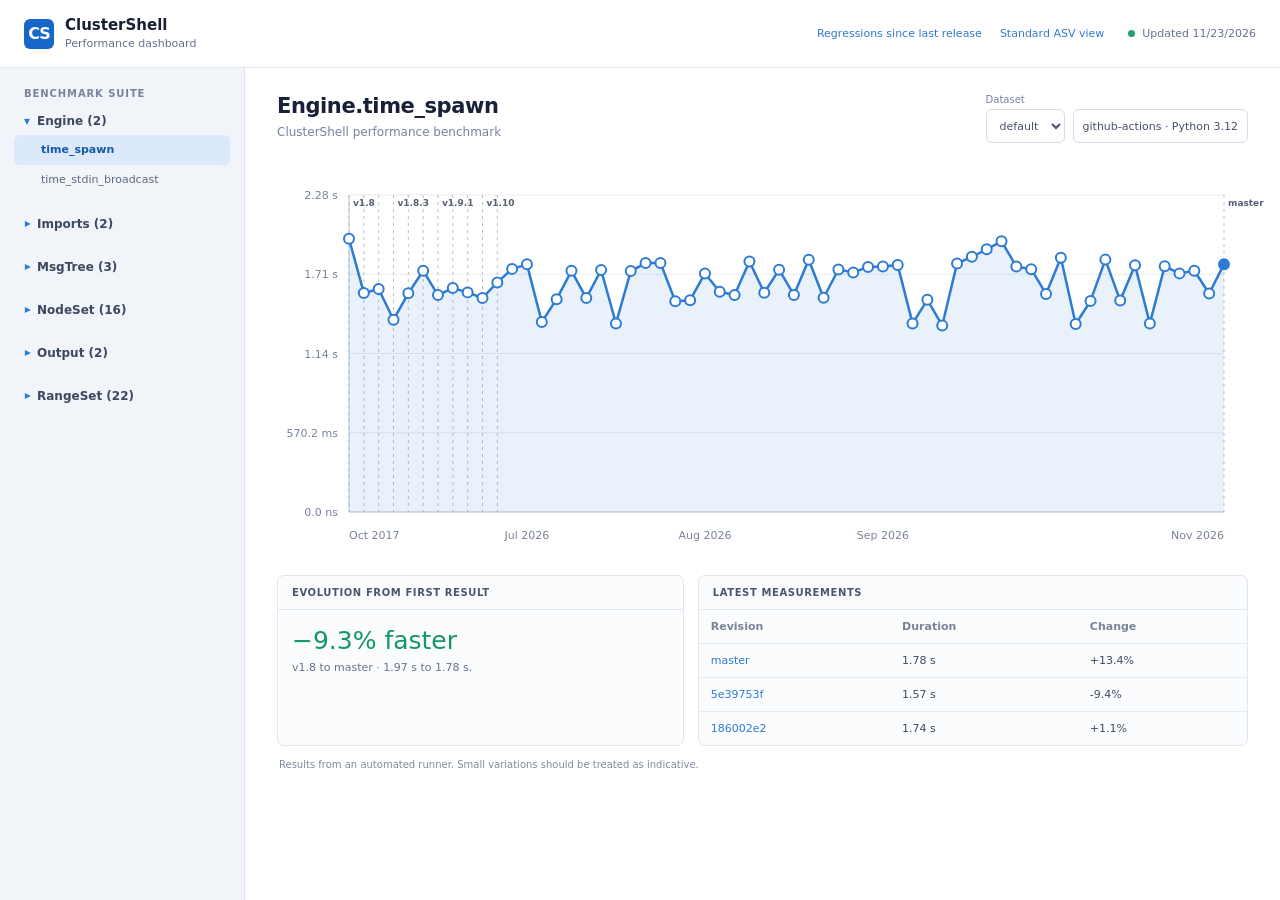
<file: performance/index.html>
<!doctype html>
<html lang="en">
<head>
  <meta charset="utf-8">
  <meta name="viewport" content="width=device-width, initial-scale=1">
  <meta name="description" content="ClusterShell performance across releases and commits">
  <title>ClusterShell performance</title>
  <link rel="stylesheet" href="dashboard.css">
</head>
<body>
  <div class="app-shell">
    <header class="topbar">
      <a class="brand" href="https://github.com/clustershell/clustershell">
        <span class="brand-mark" aria-hidden="true">CS</span>
        <span><strong>ClusterShell</strong><small>Performance dashboard</small></span>
      </a>
      <nav class="asv-links" aria-label="Standard ASV site">
        <a href="asv/#/regressions">Regressions since last release</a>
        <a href="asv/">Standard ASV view</a>
      </nav>
      <span class="freshness" id="freshness">Loading results…</span>
    </header>

    <div class="workspace">
      <aside class="sidebar" aria-label="Benchmark suite">
        <p class="sidebar-title">Benchmark suite</p>
        <div id="benchmark-list"></div>
      </aside>

      <main class="content">
        <section id="benchmarks-view" aria-labelledby="benchmark-title">
          <div class="heading-row">
            <div>
              <h1 id="benchmark-title">Loading benchmark data…</h1>
              <p id="benchmark-subtitle">ASV results will appear here.</p>
            </div>
            <div class="selectors">
              <label>Dataset
                <select id="series-select" aria-label="Benchmark dataset"></select>
              </label>
              <span class="environment" id="environment"></span>
            </div>
          </div>

          <figure class="chart-frame" id="chart-frame">
            <svg id="performance-chart" role="img" aria-labelledby="chart-title chart-description">
              <title id="chart-title">Performance over time</title>
              <desc id="chart-description">Benchmark duration by release and commit.</desc>
            </svg>
            <div class="tooltip" id="chart-tooltip" role="tooltip"></div>
          </figure>

          <div class="summary-grid">
            <section class="panel" aria-labelledby="evolution-title">
              <h2 id="evolution-title">Evolution from first result</h2>
              <div class="change-value" id="change-value">—</div>
              <p class="change-note" id="change-note">Waiting for enough measurements.</p>
            </section>
            <section class="panel" aria-labelledby="latest-title">
              <h2 id="latest-title">Latest measurements</h2>
              <div class="table-scroll">
                <table>
                  <thead><tr><th>Revision</th><th>Duration</th><th>Change</th></tr></thead>
                  <tbody id="latest-results"></tbody>
                </table>
              </div>
            </section>
          </div>
          <p class="runner-note">Results from an automated runner. Small variations should be treated as indicative.</p>
        </section>

        <div class="error-state" id="error-state" hidden>
          <strong>Performance data is unavailable.</strong>
          <span>The ASV view remains available from the links above.</span>
        </div>
      </main>
    </div>
  </div>
  <script src="dashboard.js"></script>
</body>
</html>
</file>
<file: performance/dashboard.css>
:root {
  color-scheme: light dark;
  font-family: Inter, ui-sans-serif, system-ui, -apple-system, BlinkMacSystemFont, "Segoe UI", sans-serif;
  background: light-dark(#f6f8fc, #0d131d);
  color: light-dark(#172033, #e8edf7);
}

* { box-sizing: border-box; }
body { margin: 0; min-width: 320px; background: inherit; }
button, select { font: inherit; }

.app-shell { display: flex; flex-direction: column; height: 100vh; background: light-dark(#fff, #101620); }
.topbar {
  display: flex;
  align-items: center;
  gap: 24px;
  min-height: 68px;
  padding: 0 24px;
  border-bottom: 1px solid light-dark(#dfe4ee, #2b3547);
  background: light-dark(#fff, #161e2b);
}

.brand { display: flex; align-items: center; gap: 11px; color: inherit; text-decoration: none; white-space: nowrap; }
.brand-mark { display: grid; width: 30px; height: 30px; place-items: center; border-radius: 6px; background: #1667c8; color: #fff; font-weight: 800; letter-spacing: -.06em; }
.brand strong, .brand small { display: block; }
.brand strong { font-size: 15px; line-height: 1.15; }
.brand small { margin-top: 2px; color: light-dark(#657087, #9da8ba); font-size: 11px; }
.asv-links { display: flex; gap: 18px; margin-left: auto; }
.asv-links a { color: #2d7bd3; font-size: 11px; text-decoration: none; white-space: nowrap; }
.asv-links a:hover { text-decoration: underline; }
.freshness { color: light-dark(#67738a, #9da9bc); font-size: 11px; white-space: nowrap; }
.freshness::before { content: ""; display: inline-block; width: 7px; height: 7px; margin-right: 7px; border-radius: 50%; background: #23a36d; }

.workspace { display: grid; flex: 1; grid-template-columns: 245px minmax(0, 1fr); min-height: 0; }
.sidebar { overflow-y: auto; padding: 20px 14px; border-right: 1px solid light-dark(#dde3ee, #2b3547); background: light-dark(#f1f4f9, #131a25); }
.sidebar-title { margin: 0; padding: 0 10px 8px; color: light-dark(#79849a, #8f9bad); font-size: 10px; font-weight: 800; letter-spacing: .09em; text-transform: uppercase; }
.benchmark-group { margin-bottom: 15px; }
.benchmark-group h2 { margin: 0; font-size: 12px; }
.group-toggle { display: flex; align-items: center; gap: 7px; width: 100%; border: 0; border-radius: 6px; padding: 7px 10px; background: transparent; color: light-dark(#3c485f, #c4cddd); font-weight: 700; text-align: left; cursor: pointer; }
.group-toggle:hover { background: light-dark(#e5ebf4, #202a39); }
.group-toggle::before { content: "▾"; color: #2d7bd3; transition: transform .15s; }
.collapsed .group-toggle::before { transform: rotate(-90deg); }
.collapsed .benchmark-button { display: none; }
.benchmark-button { display: block; width: 100%; border: 0; border-radius: 6px; padding: 8px 10px 8px 27px; background: transparent; color: light-dark(#5e697f, #9eabba); font-size: 11px; line-height: 1.25; text-align: left; cursor: pointer; }
.benchmark-button:hover { background: light-dark(#e5ebf4, #202a39); }
.benchmark-button.active { background: light-dark(#dbe9fb, #183455); color: light-dark(#1259aa, #8dc3ff); font-weight: 700; }

.content { min-width: 0; overflow-y: auto; padding: 26px 32px 38px; }
.heading-row { display: flex; align-items: flex-start; gap: 18px; }
h1 { margin: 0; color: light-dark(#182137, #edf2f9); font-size: 21px; letter-spacing: -.02em; }
.heading-row p { margin: 7px 0 0; color: light-dark(#788399, #95a1b4); font-size: 12px; }
.selectors { display: flex; align-items: flex-end; gap: 8px; margin-left: auto; }
.selectors label { color: light-dark(#788399, #95a1b4); font-size: 10px; }
.selectors select, .environment { display: block; min-height: 34px; margin-top: 4px; border: 1px solid light-dark(#d4dbe8, #364157); border-radius: 6px; padding: 7px 9px; background: light-dark(#fff, #182130); color: light-dark(#465168, #bac4d5); font-size: 11px; }
.environment { align-content: center; }

.chart-frame { position: relative; height: 390px; margin: 24px 0 0; }
#performance-chart { display: block; width: 100%; height: 100%; overflow: visible; }
.chart-grid { stroke: light-dark(#e7ebf2, #273142); stroke-width: 1; }
.chart-axis { stroke: light-dark(#b9c2d1, #455166); stroke-width: 1; }
#performance-chart text { fill: light-dark(#788399, #8f9bad); font-size: 11px; }
.chart-line { fill: none; stroke: #2d7bd3; stroke-width: 2.5; stroke-linejoin: round; stroke-linecap: round; }
.chart-area { fill: light-dark(rgb(45 123 211 / 10%), rgb(45 123 211 / 16%)); }
.chart-point { fill: light-dark(#fff, #101620); stroke: #2d7bd3; stroke-width: 2; cursor: crosshair; }
.chart-point.latest { fill: #2d7bd3; }
.tag-line { stroke: light-dark(#b7c0ce, #4e5a6f); stroke-width: 1; stroke-dasharray: 3 4; }
.tag-label { fill: light-dark(#566176, #b0bbcc) !important; font-size: 9px !important; font-weight: 700; }
.tooltip { position: absolute; z-index: 3; display: none; min-width: 170px; pointer-events: none; border: 1px solid light-dark(#d4dbe7, #3c485c); border-radius: 7px; padding: 9px 10px; background: light-dark(#fff, #1b2432); color: light-dark(#263148, #e5ebf4); box-shadow: 0 8px 24px rgb(0 0 0 / 18%); font-size: 10px; line-height: 1.5; }
.tooltip strong { display: block; font-size: 11px; }
.tooltip code { color: #2d7bd3; }
.summary-grid { display: grid; grid-template-columns: minmax(240px, .85fr) minmax(360px, 1.15fr); gap: 14px; margin-top: 18px; }
.panel { overflow: hidden; border: 1px solid light-dark(#e0e5ee, #2c3648); border-radius: 7px; background: light-dark(#fbfcfe, #141c28); }
.panel > h2 { margin: 0; padding: 11px 14px; border-bottom: 1px solid light-dark(#e3e7ef, #2c3648); color: light-dark(#4b566d, #bac4d4); font-size: 10px; font-weight: 800; letter-spacing: .06em; text-transform: uppercase; }
.change-value { padding: 16px 14px 2px; color: light-dark(#435068, #c9d2e0); font-size: 25px; font-weight: 500; }
.change-value.faster { color: #149768; }
.change-value.slower { color: #d16a35; }
.change-note { margin: 0; padding: 3px 14px 16px; color: light-dark(#68738a, #9aa6b8); font-size: 11px; line-height: 1.45; }
.table-scroll { overflow-x: auto; }
table { width: 100%; border-collapse: collapse; font-size: 11px; }
th, td { padding: 10px 12px; border-bottom: 1px solid light-dark(#e6eaf1, #293344); text-align: left; white-space: nowrap; }
th { color: light-dark(#7a8497, #929daf); font-weight: 700; }
td { color: light-dark(#3e4960, #c3ccda); }
tbody tr:last-child td { border-bottom: 0; }
td a { color: #2d7bd3; text-decoration: none; }
td a:hover { text-decoration: underline; }
.runner-note { margin: 13px 2px 0; color: light-dark(#818a9d, #8490a3); font-size: 10px; }

.error-state { margin-top: 30px; border: 1px solid #d3615d; border-radius: 8px; padding: 16px; background: light-dark(#fff4f3, #2e191c); }
.error-state strong, .error-state span { display: block; }
.error-state span { margin-top: 4px; font-size: 12px; }

@media (max-width: 760px) {
  .topbar { gap: 12px; padding: 0 12px; }
  .brand-mark, .brand small, .freshness { display: none; }
  .brand strong { font-size: 12px; }
  .asv-links { gap: 12px; }
  .app-shell { height: auto; }
  .workspace { grid-template-columns: 1fr; }
  .sidebar { display: flex; gap: 7px; overflow-x: auto; border-right: 0; border-bottom: 1px solid light-dark(#dde3ee, #2b3547); padding: 10px; }
  .sidebar-title, .benchmark-group h2 { display: none; }
  #benchmark-list, .benchmark-group { display: contents; }
  .benchmark-button, .collapsed .benchmark-button { display: block; width: auto; min-width: max-content; padding: 8px 10px; }
  .content { padding: 20px 16px 30px; }
  .heading-row { display: block; }
  .selectors { justify-content: flex-start; margin: 14px 0 0; }
  .chart-frame { height: 330px; }
  .summary-grid { grid-template-columns: 1fr; }
}
</file>
